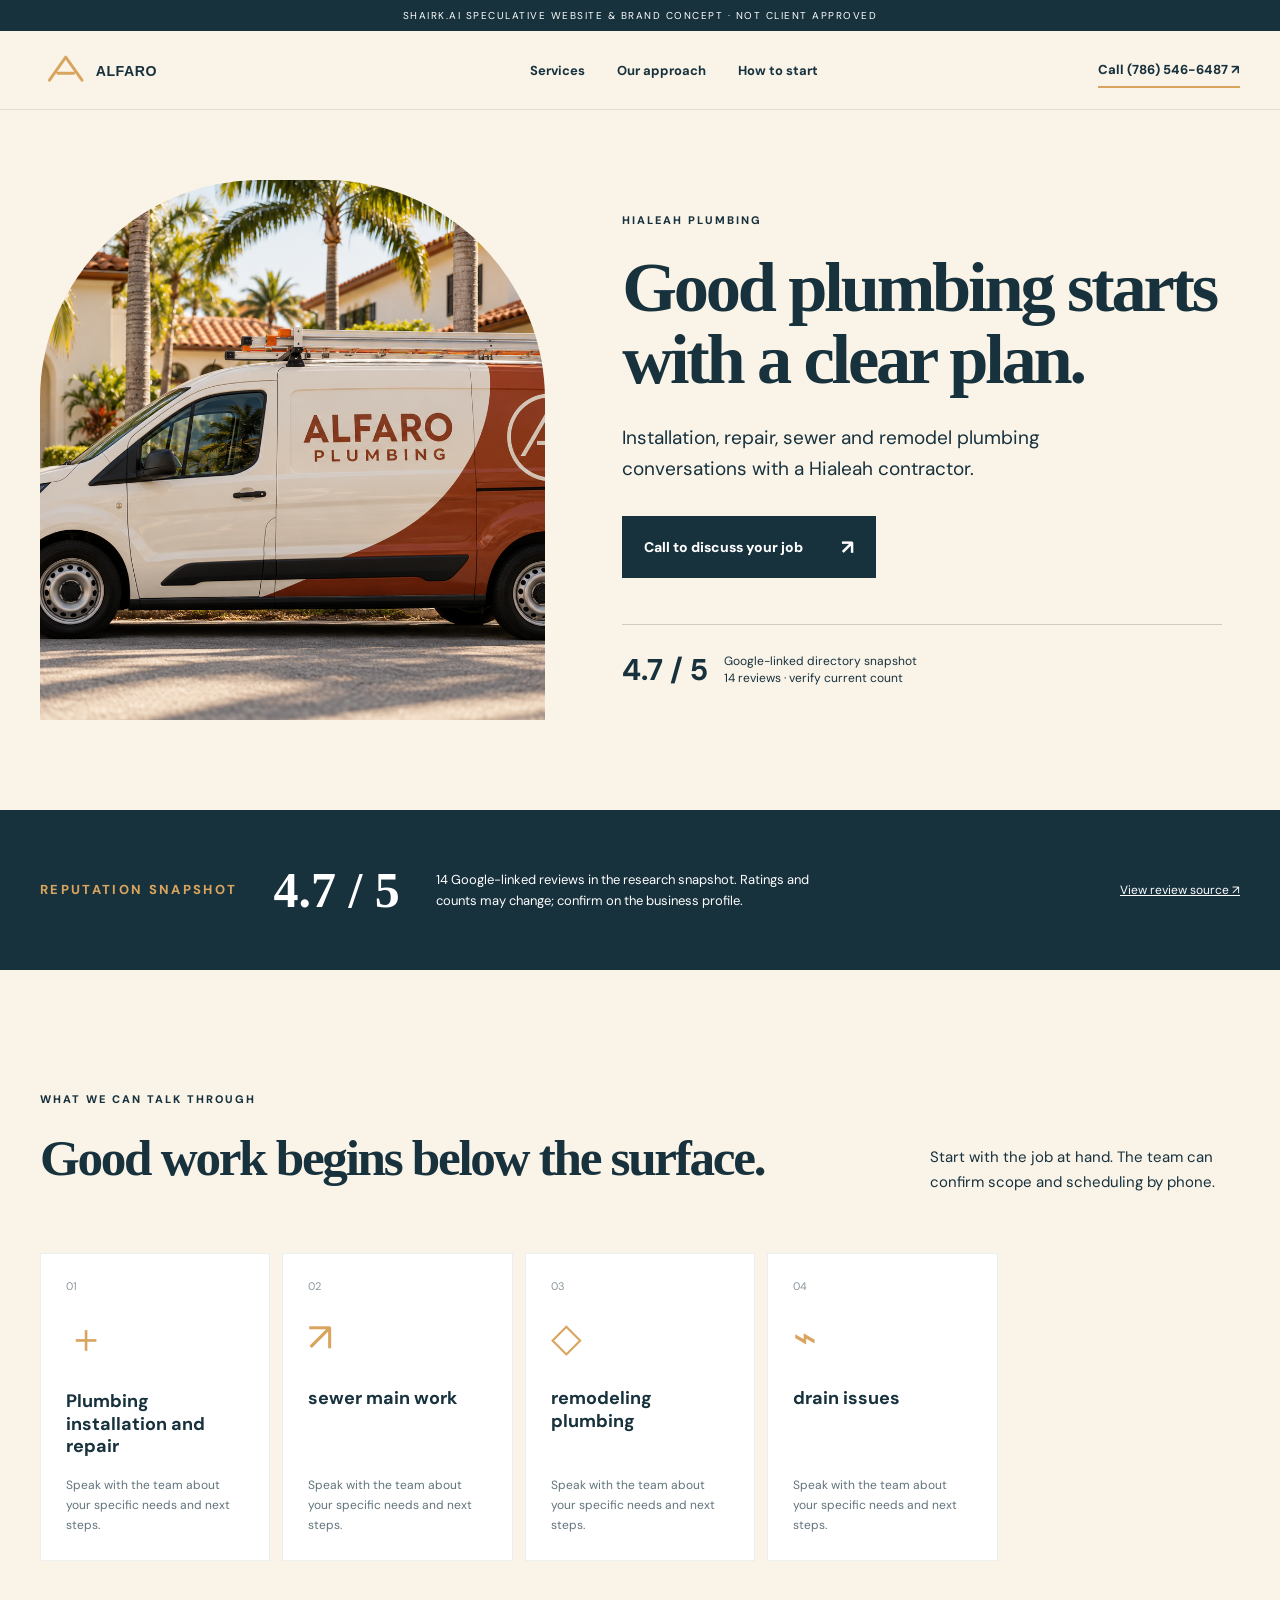
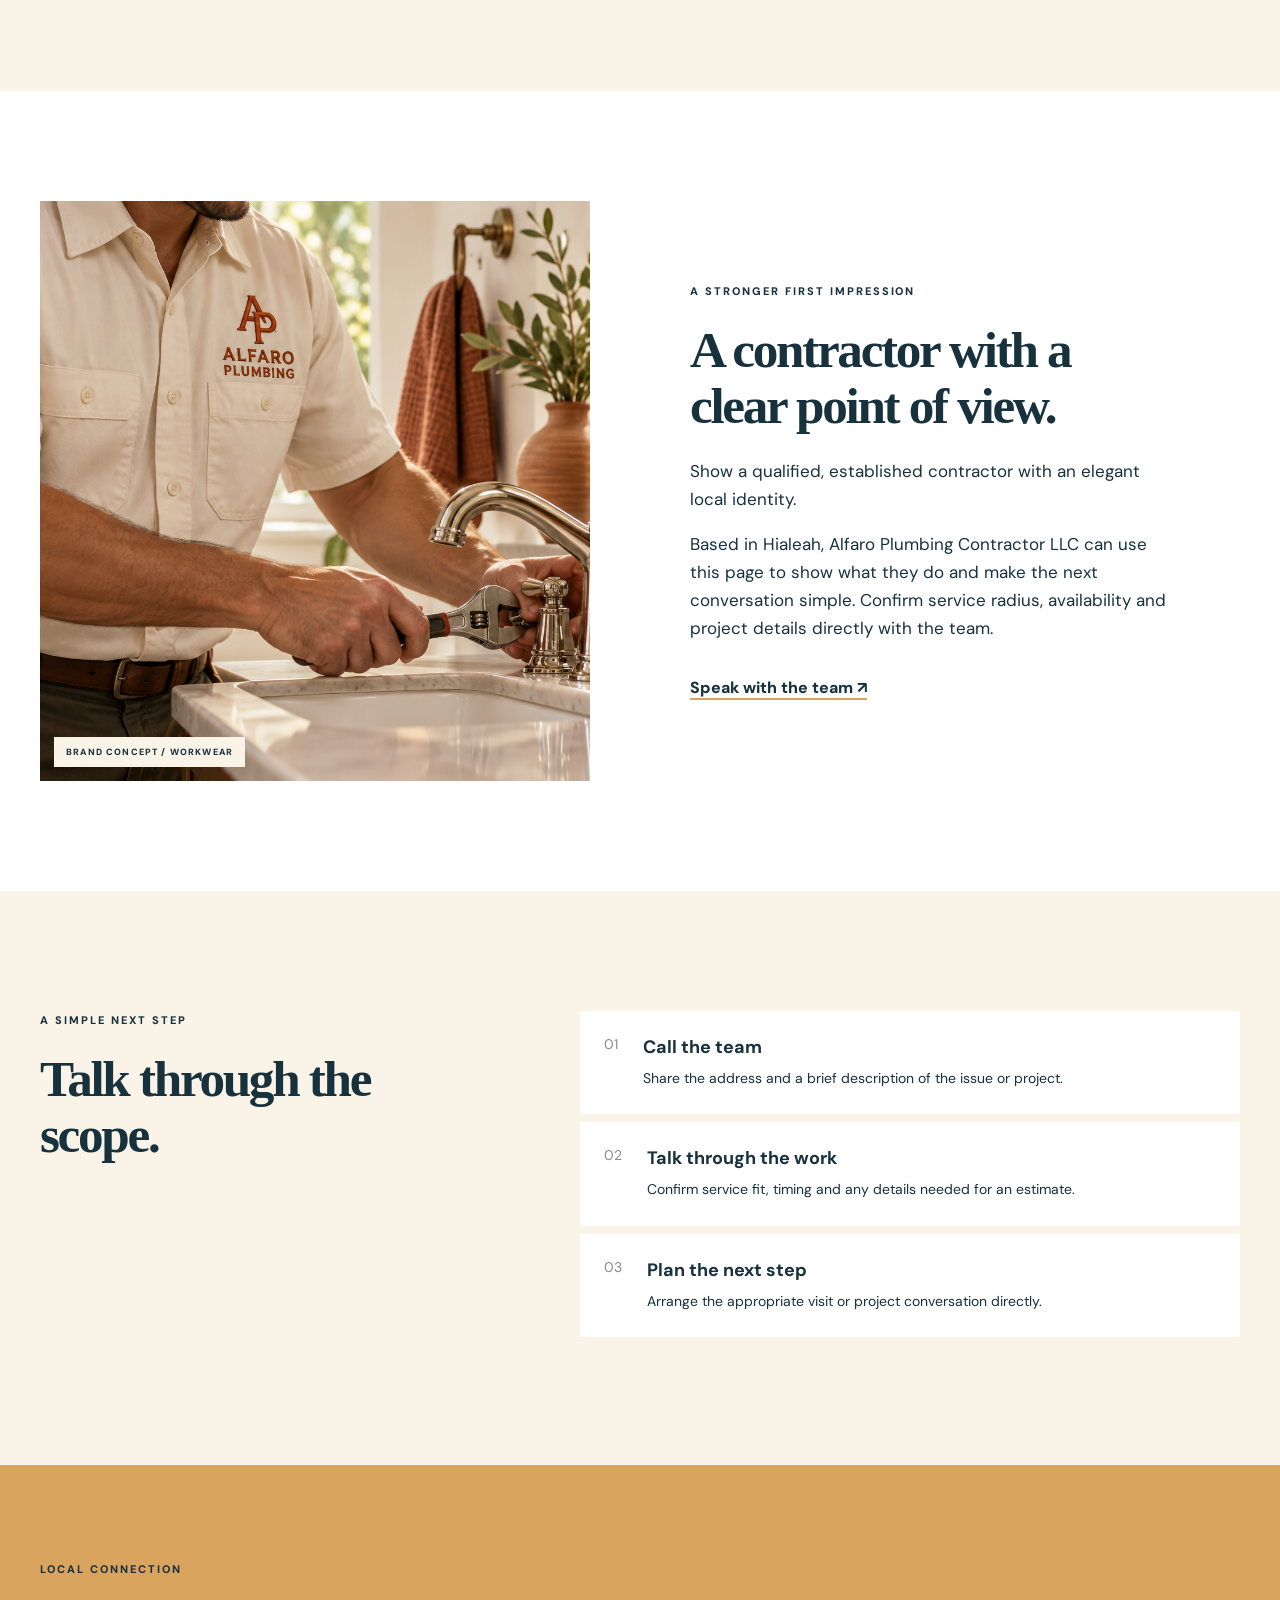
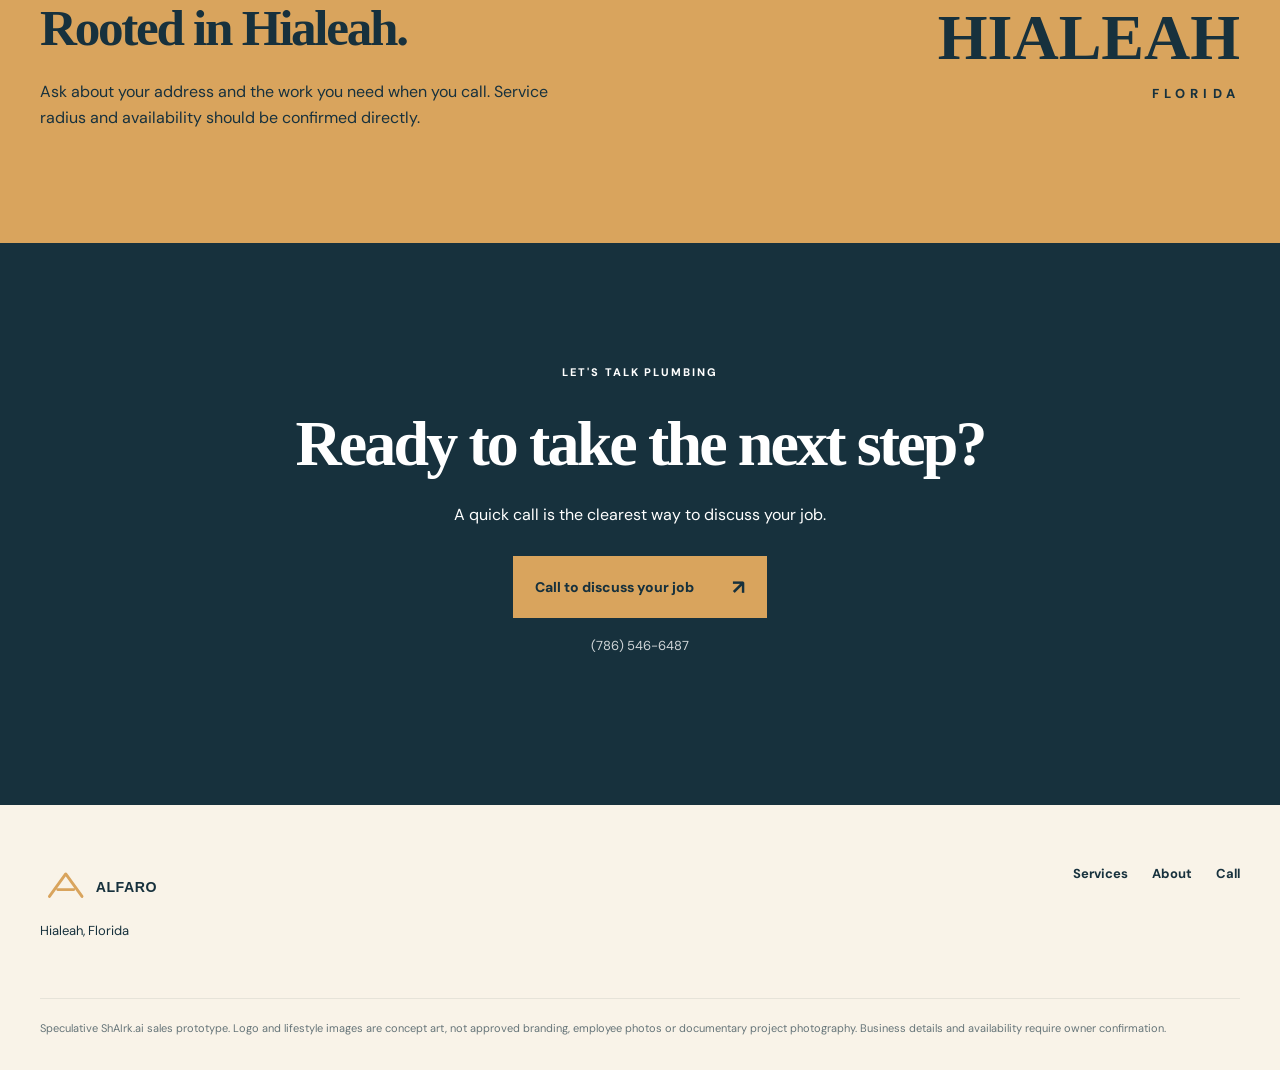
<file: index.html>
<!doctype html><html lang="en"><head><meta charset="utf-8"><meta name="viewport" content="width=device-width,initial-scale=1"><meta name="theme-color" content="#17313d"><meta name="description" content="Concept landing page for Alfaro Plumbing Contractor LLC: explore plumbing services and call (786) 546-6487."><title>Alfaro Plumbing Contractor LLC | Plumbing in Hialeah</title><link rel="icon" href="assets/favicon.svg" type="image/svg+xml"><link rel="stylesheet" href="styles.css"></head>
    <body class="style-4"><div class="concept-ribbon">SHAIRK.AI SPECULATIVE WEBSITE & BRAND CONCEPT · NOT CLIENT APPROVED</div><header class="site-header"><div class="wrap nav"><a class="brand" href="#top" aria-label="Alfaro Plumbing Contractor LLC home"><img src="assets/logo-concept-a.svg" alt="Alfaro Plumbing Contractor LLC concept logo"></a><nav aria-label="Main navigation"><a href="#services">Services</a><a href="#about">Our approach</a><a href="#process">How to start</a></nav><a class="nav-call" href="tel:+17865466487">Call (786) 546-6487 ↗</a></div></header><main id="top"><section class="hero wrap"><div class="hero-media"><img src="assets/brand-vehicle.png" alt="Speculative branded service vehicle concept" loading="eager"></div><div class="hero-copy"><p class="eyebrow">HIALEAH PLUMBING</p><h1>Good plumbing starts with a clear plan.</h1><p class="lead">Installation, repair, sewer and remodel plumbing conversations with a Hialeah contractor.</p><a class="button" href="tel:+17865466487">Call to discuss your job <span>↗</span></a><div class="rating"><strong>4.7 / 5</strong><span>Google-linked directory snapshot<br>14 reviews · verify current count</span></div></div></section><section class="review-band" aria-label="Reputation snapshot"><div class="wrap review-inner"><p class="eyebrow">REPUTATION SNAPSHOT</p><strong>4.7 / 5</strong><p>14 Google-linked reviews in the research snapshot. Ratings and counts may change; confirm on the business profile.</p><a href="https://plumberdirectories.com/florida/hialeah" target="_blank" rel="noopener noreferrer">View review source ↗</a></div></section><section class="services wrap" id="services"><div class="section-heading"><div><p class="eyebrow">WHAT WE CAN TALK THROUGH</p><h2>Good work begins below the surface.</h2></div><p>Start with the job at hand. The team can confirm scope and scheduling by phone.</p></div><div class="service-grid"><article class="service-card"><span class="service-index">01</span><span class="service-symbol" aria-hidden="true">＋</span><h3>Plumbing installation and repair</h3><p>Speak with the team about your specific needs and next steps.</p></article><article class="service-card"><span class="service-index">02</span><span class="service-symbol" aria-hidden="true">↗</span><h3>sewer main work</h3><p>Speak with the team about your specific needs and next steps.</p></article><article class="service-card"><span class="service-index">03</span><span class="service-symbol" aria-hidden="true">◇</span><h3>remodeling plumbing</h3><p>Speak with the team about your specific needs and next steps.</p></article><article class="service-card"><span class="service-index">04</span><span class="service-symbol" aria-hidden="true">⌁</span><h3>drain issues</h3><p>Speak with the team about your specific needs and next steps.</p></article></div></section>
    <section class="story" id="about"><div class="wrap story-grid"><div class="story-media"><img src="assets/brand-workwear.png" alt="Speculative branded workwear concept" loading="lazy"><span class="caption">BRAND CONCEPT / WORKWEAR</span></div><div class="story-copy"><p class="eyebrow">A STRONGER FIRST IMPRESSION</p><h2>A contractor with a clear point of view.</h2><p>Show a qualified, established contractor with an elegant local identity.</p><p>Based in Hialeah, Alfaro Plumbing Contractor LLC can use this page to show what they do and make the next conversation simple. Confirm service radius, availability and project details directly with the team.</p><a class="text-link" href="tel:+17865466487">Speak with the team ↗</a></div></div></section>
    <section class="process wrap process-alt" id="process"><div><p class="eyebrow">A SIMPLE NEXT STEP</p><h2>Talk through the scope.</h2></div><ol><li><span>01</span><div><strong>Call the team</strong><p>Share the address and a brief description of the issue or project.</p></div></li><li><span>02</span><div><strong>Talk through the work</strong><p>Confirm service fit, timing and any details needed for an estimate.</p></div></li><li><span>03</span><div><strong>Plan the next step</strong><p>Arrange the appropriate visit or project conversation directly.</p></div></li></ol></section><section class="area" id="area"><div class="wrap area-inner"><div><p class="eyebrow">LOCAL CONNECTION</p><h2>Rooted in Hialeah.</h2><p>Ask about your address and the work you need when you call. Service radius and availability should be confirmed directly.</p></div><div class="area-mark">HIALEAH<span>FLORIDA</span></div></div></section><section class="final-cta"><div class="wrap"><p class="eyebrow">LET'S TALK PLUMBING</p><h2>Ready to take the next step?</h2><p>A quick call is the clearest way to discuss your job.</p><a class="button" href="tel:+17865466487">Call to discuss your job <span>↗</span></a><p class="phone-print">(786) 546-6487</p></div></section></main><footer><div class="wrap footer-grid"><div><img src="assets/logo-concept-a.svg" alt="Alfaro Plumbing Contractor LLC concept logo"><p>Hialeah, Florida</p></div><div><a href="#services">Services</a><a href="#about">About</a><a href="tel:+17865466487">Call</a></div></div><p class="disclaimer wrap">Speculative ShAIrk.ai sales prototype. Logo and lifestyle images are concept art, not approved branding, employee photos or documentary project photography. Business details and availability require owner confirmation.</p></footer><a class="mobile-call" href="tel:+17865466487">Call to discuss your job ↗</a></body></html>
</file>
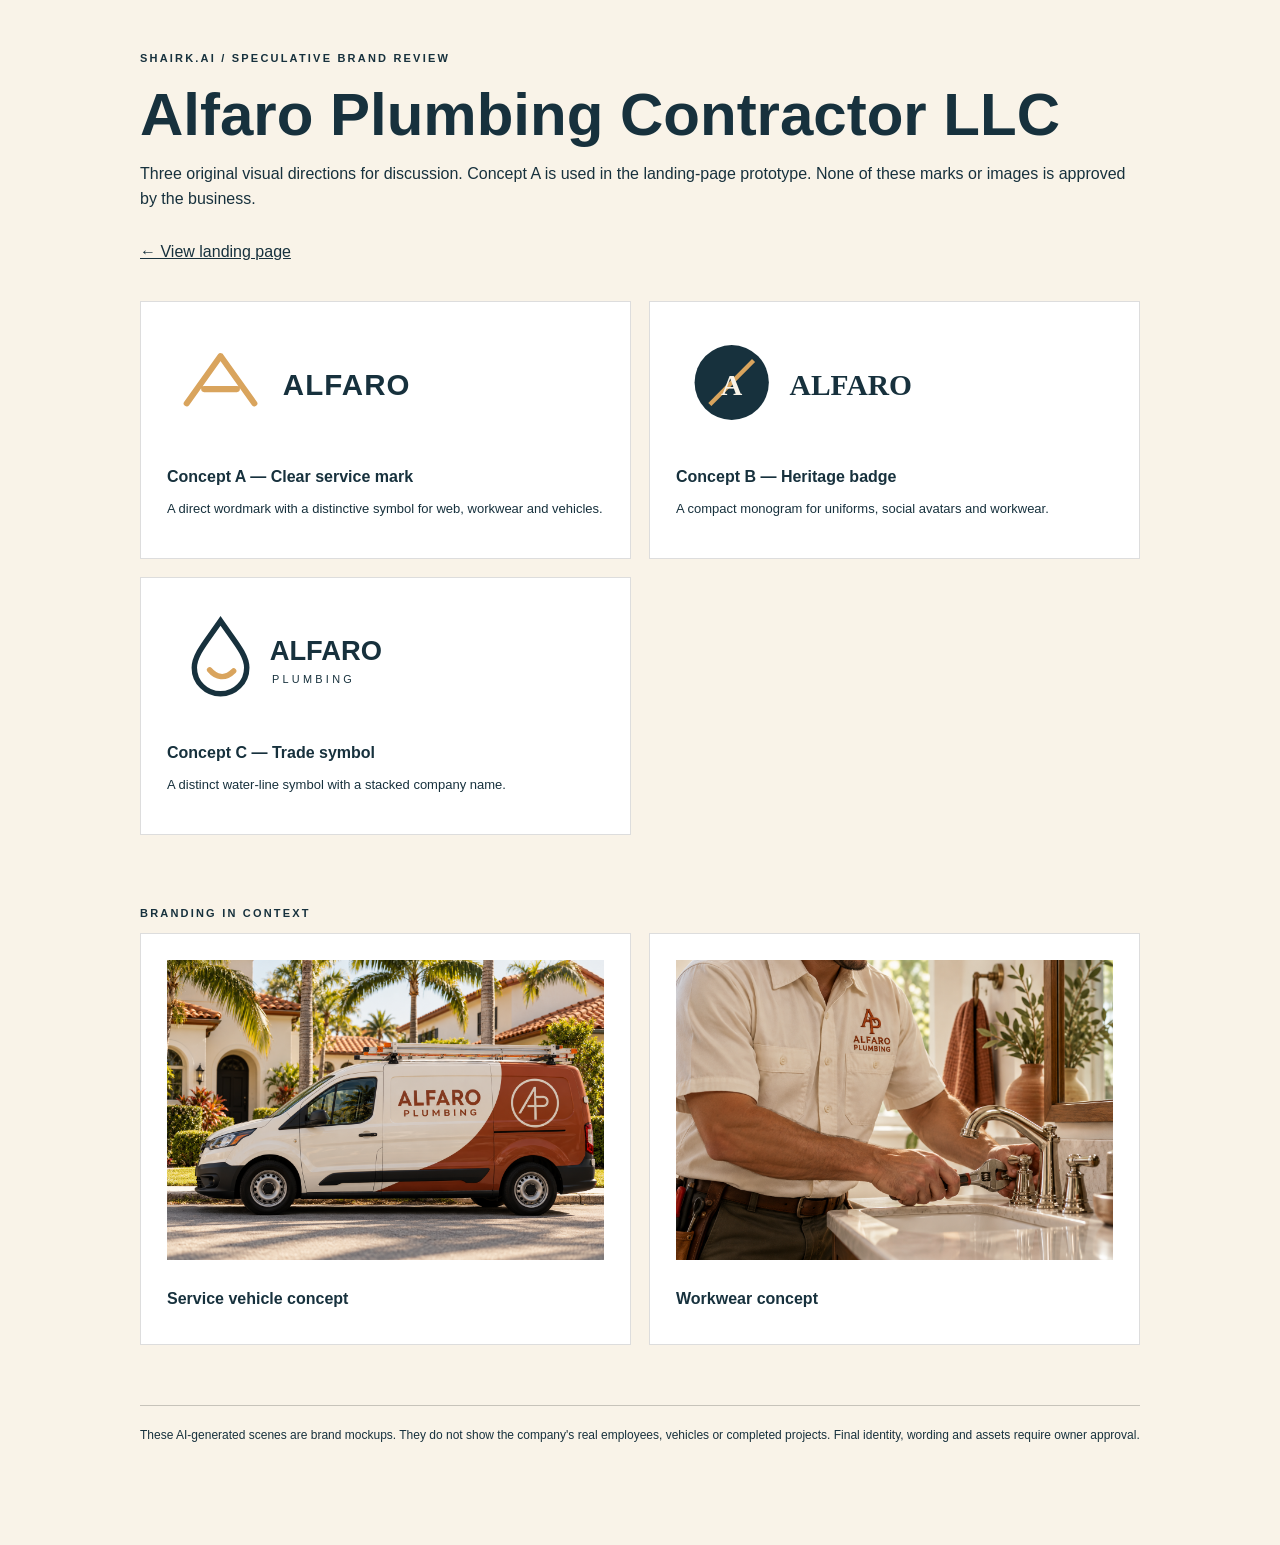
<file: logo-review.html>
<!doctype html><html lang="en"><head><meta charset="utf-8"><meta name="viewport" content="width=device-width,initial-scale=1"><title>Alfaro Plumbing Contractor LLC | Brand concept review</title><style>body{margin:0;background:#f9f3e8;color:#17313d;font-family:Arial,sans-serif}main{width:min(1000px,calc(100% - 36px));margin:50px auto 100px}.eyebrow{font-size:11px;letter-spacing:.2em;font-weight:bold}h1{font-size:clamp(34px,5vw,60px);line-height:1.05;margin:16px 0}p{line-height:1.55}a{color:inherit}.back{display:inline-block;margin:15px 0 40px}.grid{display:grid;grid-template-columns:1fr 1fr;gap:18px}.card{background:white;padding:26px;border:1px solid #0002}.card img{width:100%;height:110px;object-fit:contain;object-position:left}.card h2{font-size:16px;margin:26px 0 10px}.card p{font-size:13px}.card img.concept-photo{width:100%;height:300px;object-fit:cover}.photos{margin-top:70px}.note{font-size:12px;border-top:1px solid #0003;padding-top:20px;margin-top:60px}@media(max-width:700px){.grid{grid-template-columns:1fr}}</style></head><body><main><p class="eyebrow">SHAIRK.AI / SPECULATIVE BRAND REVIEW</p><h1>Alfaro Plumbing Contractor LLC</h1><p>Three original visual directions for discussion. Concept A is used in the landing-page prototype. None of these marks or images is approved by the business.</p><a class="back" href="/">← View landing page</a><div class="grid"><article class="card"><img src="assets/logo-concept-a.svg" alt="Clean professional wordmark"><h2>Concept A — Clear service mark</h2><p>A direct wordmark with a distinctive symbol for web, workwear and vehicles.</p></article><article class="card"><img src="assets/logo-concept-b.svg" alt="Monogram badge"><h2>Concept B — Heritage badge</h2><p>A compact monogram for uniforms, social avatars and workwear.</p></article><article class="card"><img src="assets/logo-concept-c.svg" alt="Water drop trade icon"><h2>Concept C — Trade symbol</h2><p>A distinct water-line symbol with a stacked company name.</p></article></div><div class="photos"><p class="eyebrow">BRANDING IN CONTEXT</p><div class="grid"><article class="card"><img class="concept-photo" src="assets/brand-vehicle.png" alt="Speculative branded service vehicle concept"><h2>Service vehicle concept</h2></article><article class="card"><img class="concept-photo" src="assets/brand-workwear.png" alt="Speculative branded workwear concept"><h2>Workwear concept</h2></article></div></div><p class="note">These AI-generated scenes are brand mockups. They do not show the company's real employees, vehicles or completed projects. Final identity, wording and assets require owner approval.</p></main></body></html>
</file>
<file: styles.css>
@import url('https://fonts.googleapis.com/css2?family=DM+Sans:wght@400;500;600;700;800&family=Manrope:wght@400;500;600;700;800&display=swap');
    :root{--ink:#17313d;--accent:#d9a45d;--paper:#f9f3e8;--font-head:Georgia;--font-body:'DM Sans',Arial,sans-serif}*{box-sizing:border-box}html{scroll-behavior:smooth}body{margin:0;color:var(--ink);background:var(--paper);font-family:var(--font-body)}a{color:inherit;text-decoration:none}img{display:block;max-width:100%}.wrap{width:min(1200px,calc(100% - 48px));margin:auto}.concept-ribbon{background:var(--ink);color:white;text-align:center;font-size:10px;letter-spacing:.15em;padding:9px 15px}.site-header{background:var(--paper);border-bottom:1px solid rgba(20,40,50,.1);position:sticky;top:0;z-index:20;backdrop-filter:blur(16px)}.nav{display:flex;align-items:center;justify-content:space-between;gap:28px;min-height:78px}.brand img{width:210px;max-height:52px}nav{display:flex;gap:32px;font-size:13px;font-weight:700}nav a:hover,.text-link:hover{text-decoration:underline}.nav-call{font-size:13px;font-weight:800;border-bottom:2px solid var(--accent);padding:8px 0;white-space:nowrap}.eyebrow{font-size:11px;letter-spacing:.18em;font-weight:800;text-transform:uppercase;margin:0 0 22px}h1,h2,h3,p{margin-top:0}h1,h2{font-family:var(--font-head);letter-spacing:-.045em}h1{font-size:clamp(48px,5.5vw,86px);line-height:1.03;margin:0 0 26px}h2{font-size:clamp(38px,4vw,60px);line-height:1.08;margin:0 0 24px}h3{font-size:21px;line-height:1.25}p{line-height:1.65}.hero{display:grid;grid-template-columns:1fr 1fr;gap:clamp(40px,6vw,90px);align-items:center;min-height:690px;padding-top:70px;padding-bottom:90px}.hero-copy{max-width:600px}.hero-copy .lead{font-size:19px;max-width:540px;margin-bottom:32px}.button{display:inline-flex;align-items:center;justify-content:space-between;gap:38px;background:var(--ink);color:white;font-weight:800;font-size:14px;padding:18px 22px;min-width:245px;transition:transform .2s,background .2s}.button:hover{transform:translateY(-3px);background:#263e50}.button span{font-size:20px}.hero-media{position:relative;min-width:0}.hero-media img{width:100%;height:540px;object-fit:cover}.caption{position:absolute;bottom:14px;left:14px;background:var(--paper);padding:9px 12px;font-size:9px;letter-spacing:.13em;font-weight:800}.rating{display:flex;gap:16px;align-items:center;margin-top:46px;padding-top:25px;border-top:1px solid rgba(30,40,40,.2)}.rating strong{font-size:30px;white-space:nowrap}.rating span{font-size:12px;line-height:1.4}.hero-stamp{position:absolute;right:-20px;bottom:-20px;background:var(--accent);width:140px;height:140px;border-radius:50%;display:grid;place-content:center;text-align:center;font-size:15px;font-weight:800;transform:rotate(10deg)}.review-band{background:var(--ink);color:white}.review-inner{display:flex;align-items:center;gap:36px;min-height:160px}.review-inner .eyebrow{margin:0;min-width:160px;color:var(--accent)}.review-inner strong{font-size:50px;font-family:var(--font-head);white-space:nowrap}.review-inner p{font-size:13px;max-width:390px;margin:0}.review-inner a{font-size:12px;text-decoration:underline;margin-left:auto;white-space:nowrap}.services{padding-top:120px;padding-bottom:130px}.section-heading{display:flex;justify-content:space-between;align-items:end;gap:40px;margin-bottom:44px}.section-heading>p{max-width:310px;font-size:15px}.service-grid{display:grid;grid-template-columns:repeat(5,1fr);gap:12px}.service-card{background:white;min-height:265px;padding:25px;display:flex;flex-direction:column;border:1px solid rgba(20,40,50,.08)}.service-index{font-size:11px;opacity:.5}.service-symbol{font-size:40px;color:var(--accent);margin:18px 0 24px}.service-card h3{font-size:18px;flex:1}.service-card p{font-size:12px;margin:0;opacity:.68}.story{background:white;padding:110px 0}.story-grid{display:grid;grid-template-columns:1fr 1fr;align-items:center;gap:100px}.story-media{position:relative}.story-media img{width:100%;height:580px;object-fit:cover}.story-copy{max-width:480px}.story-copy p:not(.eyebrow){font-size:17px}.text-link{display:inline-block;border-bottom:2px solid var(--accent);font-weight:800;margin-top:18px}.process{display:grid;grid-template-columns:1fr 1fr;gap:100px;padding-top:120px;padding-bottom:120px}.process ol{padding:0;margin:0;list-style:none}.process li{display:flex;gap:25px;padding:22px 0;border-top:1px solid rgba(20,40,50,.2)}.process li span{color:#8b8b8b;font-size:14px}.process li strong{font-size:18px}.process li p{font-size:14px;margin:8px 0 0}.area{background:var(--accent);padding:95px 0}.area-inner{display:flex;justify-content:space-between;align-items:center;gap:50px}.area-inner>div:first-child{max-width:540px}.area-mark{font-family:var(--font-head);font-size:clamp(35px,5vw,78px);font-weight:bold;line-height:1;text-align:right}.area-mark span{display:block;font:800 13px var(--font-body);letter-spacing:.4em;margin-top:15px}.final-cta{background:var(--ink);color:white;text-align:center;padding:120px 0}.final-cta h2{font-size:clamp(45px,5vw,75px)}.final-cta p{margin-bottom:28px}.final-cta .button{background:var(--accent);color:var(--ink)}.phone-print{font-size:13px;margin-top:17px;opacity:.8}footer{background:var(--paper);padding:60px 0 32px}.footer-grid{display:flex;justify-content:space-between;align-items:start}.footer-grid img{width:210px}.footer-grid p{font-size:13px;margin:12px 0}.footer-grid>div:last-child{display:flex;gap:24px;font-size:13px;font-weight:700}.disclaimer{border-top:1px solid rgba(20,40,50,.12);padding-top:20px;margin-top:45px;font-size:11px;opacity:.65}.mobile-call{display:none}
    .style-0 .hero-media img,.style-5 .hero-media img{border-radius:48% 48% 4px 4px}.style-1{background:#eaf6f5}.style-1 .hero{grid-template-columns:1.08fr .92fr}.style-1 .hero-media img{border-radius:4px 120px 4px 4px}.style-2 .hero{grid-template-columns:1.15fr .85fr}.style-2 .hero-media img{height:600px;clip-path:polygon(0 0,100% 0,100% 90%,8% 100%)}.style-3 .hero{background:var(--ink);color:white;width:100%;padding-left:max(24px,calc((100vw - 1200px)/2));padding-right:max(24px,calc((100vw - 1200px)/2))}.style-3 .hero .button{background:var(--accent);color:var(--ink)}.style-3 .hero-media img{border:14px solid white;transform:rotate(2deg)}.style-4 .hero-media img{border-radius:220px 220px 0 0}.style-4 .hero{grid-template-columns:.9fr 1.1fr}.style-5 .hero{grid-template-columns:1.05fr .95fr}.style-5 .hero-media img{border-radius:50% 50% 0 0}.style-6 .hero-media img{border-radius:50% 50% 8px 8px}.style-6 .services{background:var(--ink);color:white;width:100%;padding-left:max(24px,calc((100vw - 1200px)/2));padding-right:max(24px,calc((100vw - 1200px)/2))}.style-6 .service-card{color:var(--ink)}.style-7 .hero{grid-template-columns:1fr 1.1fr}.style-7 .hero-media img{border-radius:14px;box-shadow:20px 20px 0 var(--accent)}.style-8 .hero{background:var(--accent);width:100%;padding-left:max(24px,calc((100vw - 1200px)/2));padding-right:max(24px,calc((100vw - 1200px)/2))}.style-8 .hero-media img{border-radius:50%}.style-9 .hero-media img{border-radius:180px 180px 18px 18px}.style-9 .hero{grid-template-columns:1fr .85fr}.alternate .story-grid{direction:rtl}.alternate .story-grid>*{direction:ltr}.process-alt{grid-template-columns:.8fr 1.2fr}.process-alt li{background:white;margin-bottom:8px;padding:24px;border:0}
    @media(max-width:950px){nav{display:none}.service-grid{grid-template-columns:repeat(3,1fr)}.story-grid{gap:50px}.review-inner{flex-wrap:wrap;padding:28px 0;gap:16px}.review-inner a{margin-left:0}}
    @media(max-width:700px){.wrap{width:min(100% - 32px,560px)}.concept-ribbon{font-size:8px}.nav{min-height:68px}.brand img{width:150px}.nav-call{display:none}.hero,.style-1 .hero,.style-2 .hero,.style-3 .hero,.style-4 .hero,.style-5 .hero,.style-7 .hero,.style-8 .hero,.style-9 .hero{display:flex;flex-direction:column;align-items:stretch;gap:34px;min-height:0;padding-top:45px;padding-bottom:55px}.hero .hero-media{order:2}.hero .hero-copy{order:1}.hero-media img,.style-2 .hero-media img{height:350px}h1{font-size:clamp(42px,11vw,66px)}h2{font-size:38px}.hero-copy .lead{font-size:16px}.rating{margin-top:30px}.review-inner{display:grid;grid-template-columns:1fr 1fr}.review-inner .eyebrow{grid-column:span 2}.review-inner strong{font-size:40px}.review-inner p{font-size:11px}.review-inner a{grid-column:span 2}.services{padding-top:75px;padding-bottom:80px}.section-heading{display:block}.service-grid{grid-template-columns:1fr 1fr}.service-card{min-height:220px;padding:18px}.service-card h3{font-size:16px}.service-card p{font-size:11px}.story{padding:75px 0}.story-grid,.process{display:flex;flex-direction:column;gap:35px}.story-media img{height:360px}.process{padding-top:80px;padding-bottom:80px}.process ol{width:100%}.area{padding:65px 0}.area-inner{display:block}.area-mark{text-align:left;margin-top:40px}.final-cta{padding:85px 0}.footer-grid{display:block}.footer-grid>div:last-child{margin-top:25px}.mobile-call{display:block;position:fixed;bottom:0;left:0;width:100%;padding:17px;text-align:center;background:var(--accent);color:var(--ink);font-size:14px;font-weight:800;z-index:30;box-shadow:0 -4px 24px #0002}footer{padding-bottom:100px}}
    @media(max-width:420px){.service-grid{grid-template-columns:1fr}.service-card{min-height:170px}.hero-media img{height:290px}.hero-stamp{width:100px;height:100px;font-size:11px;right:0}}
    @media(prefers-reduced-motion:reduce){html{scroll-behavior:auto}.button{transition:none}}
</file>
